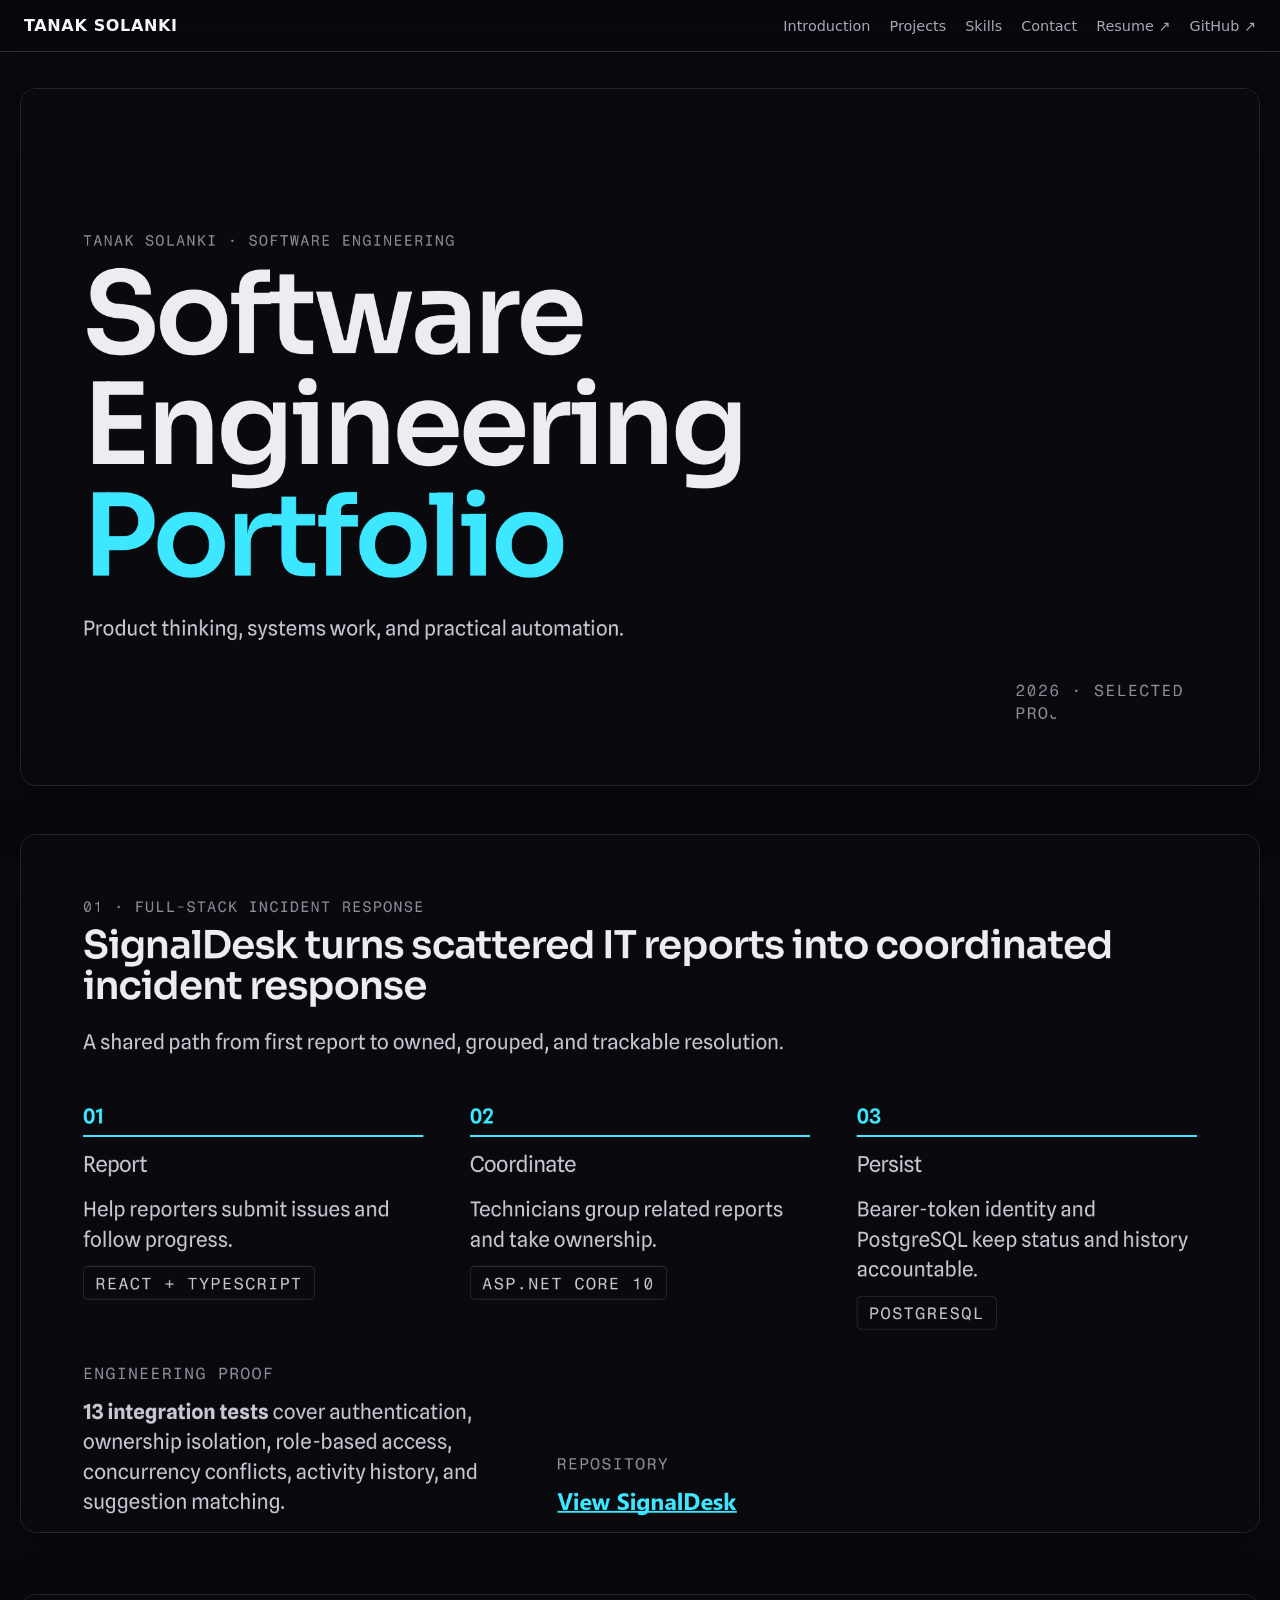
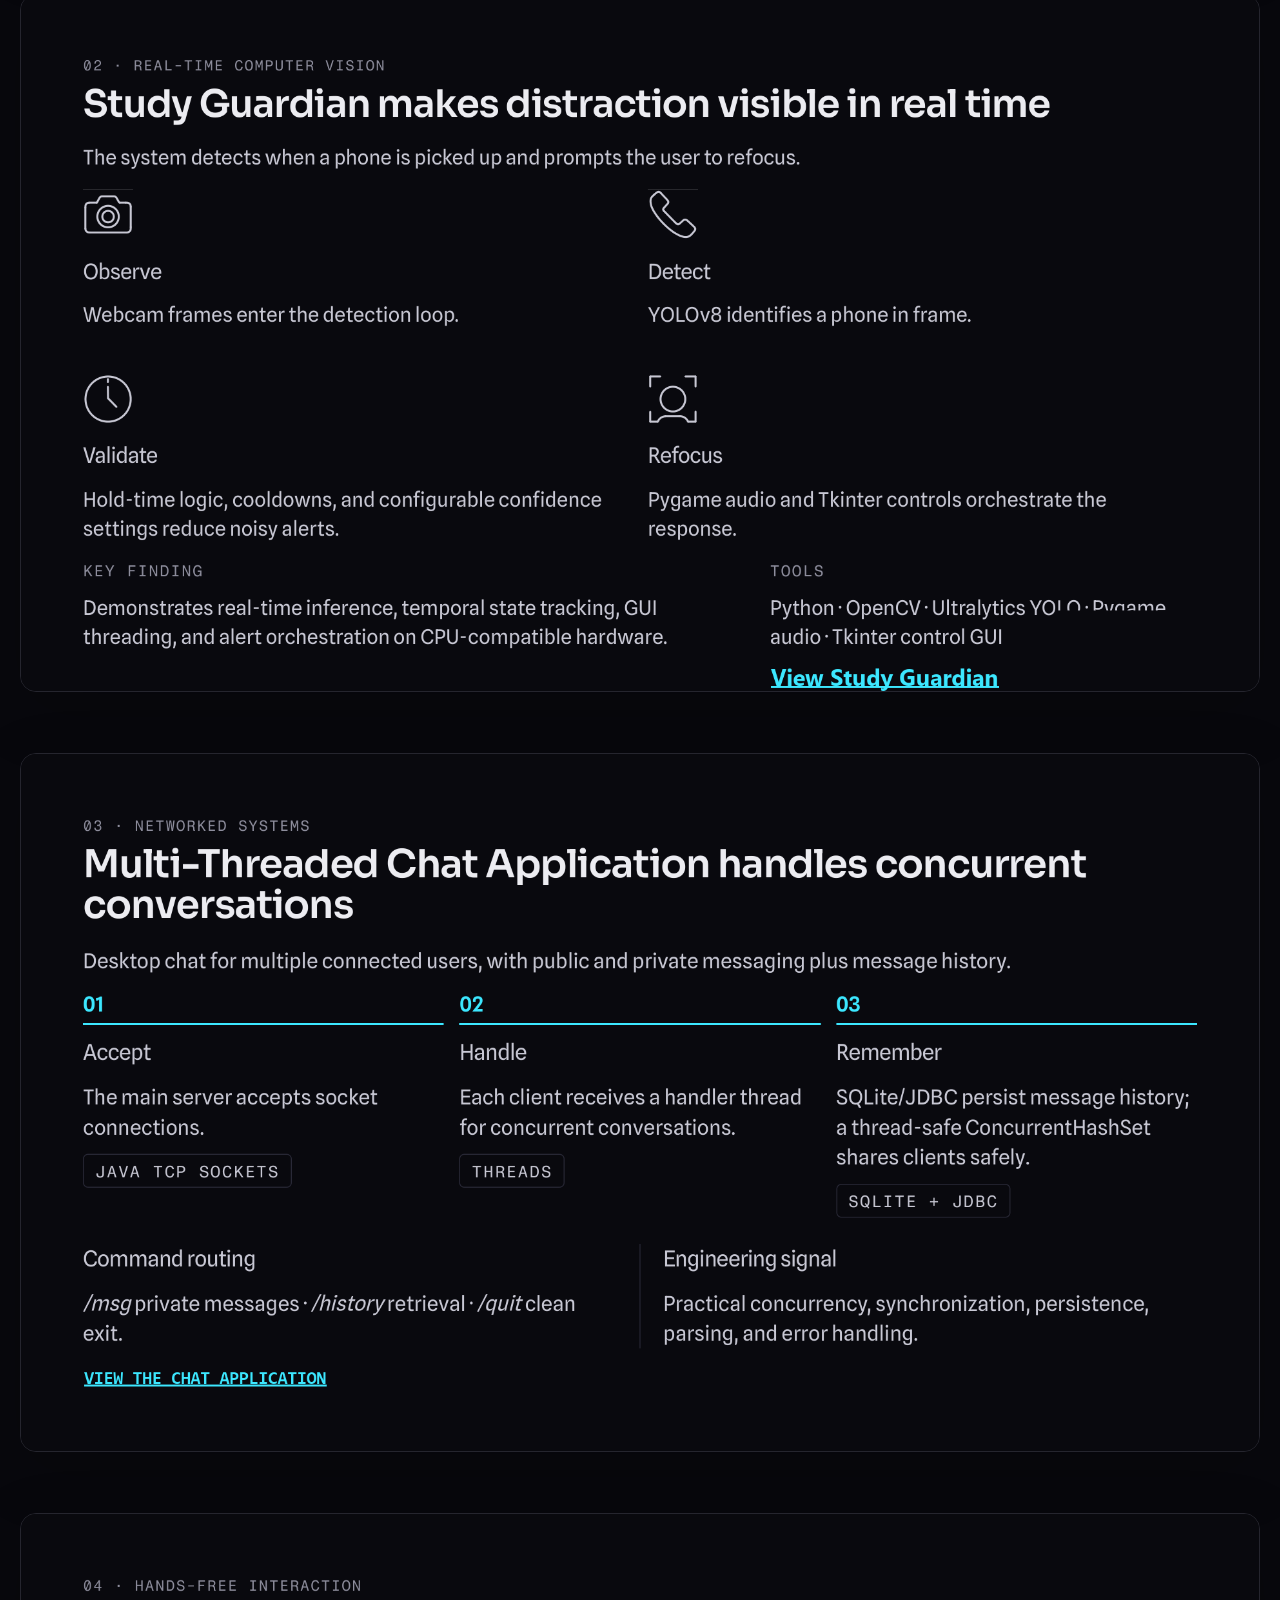
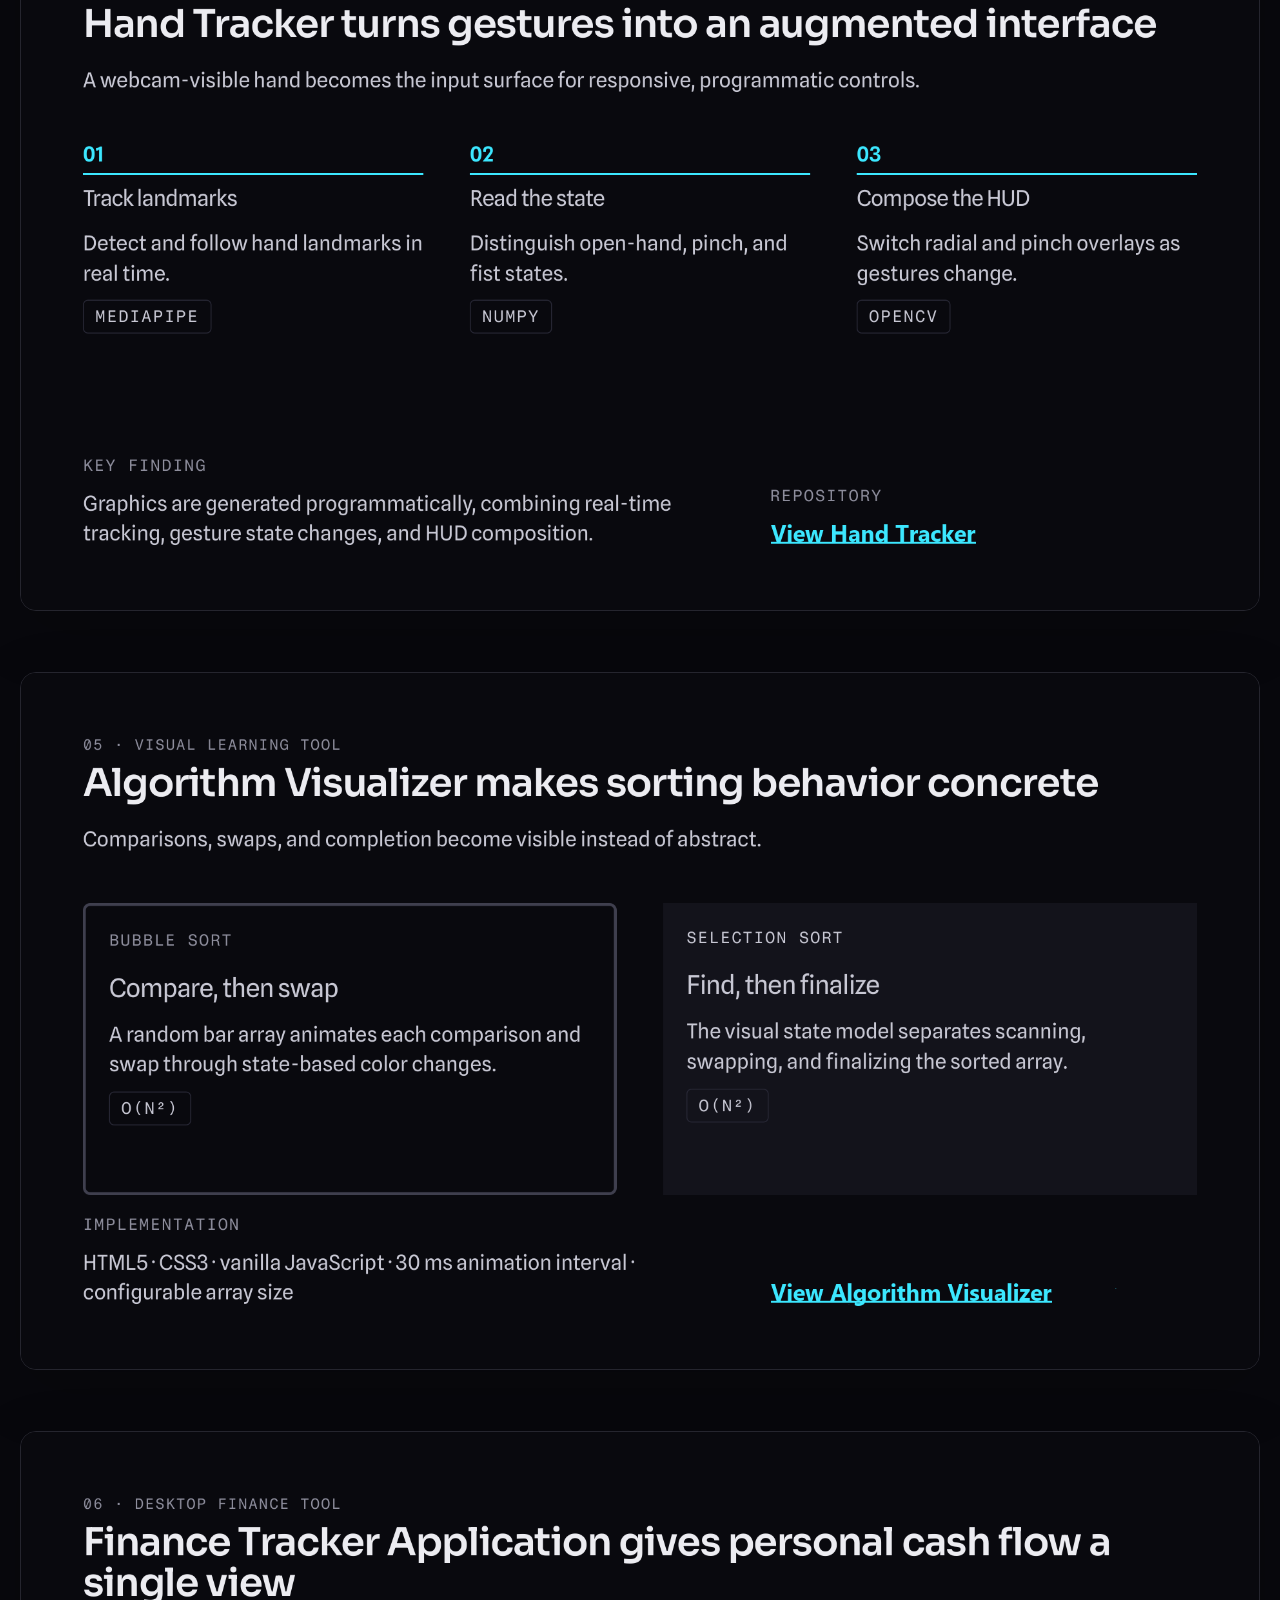
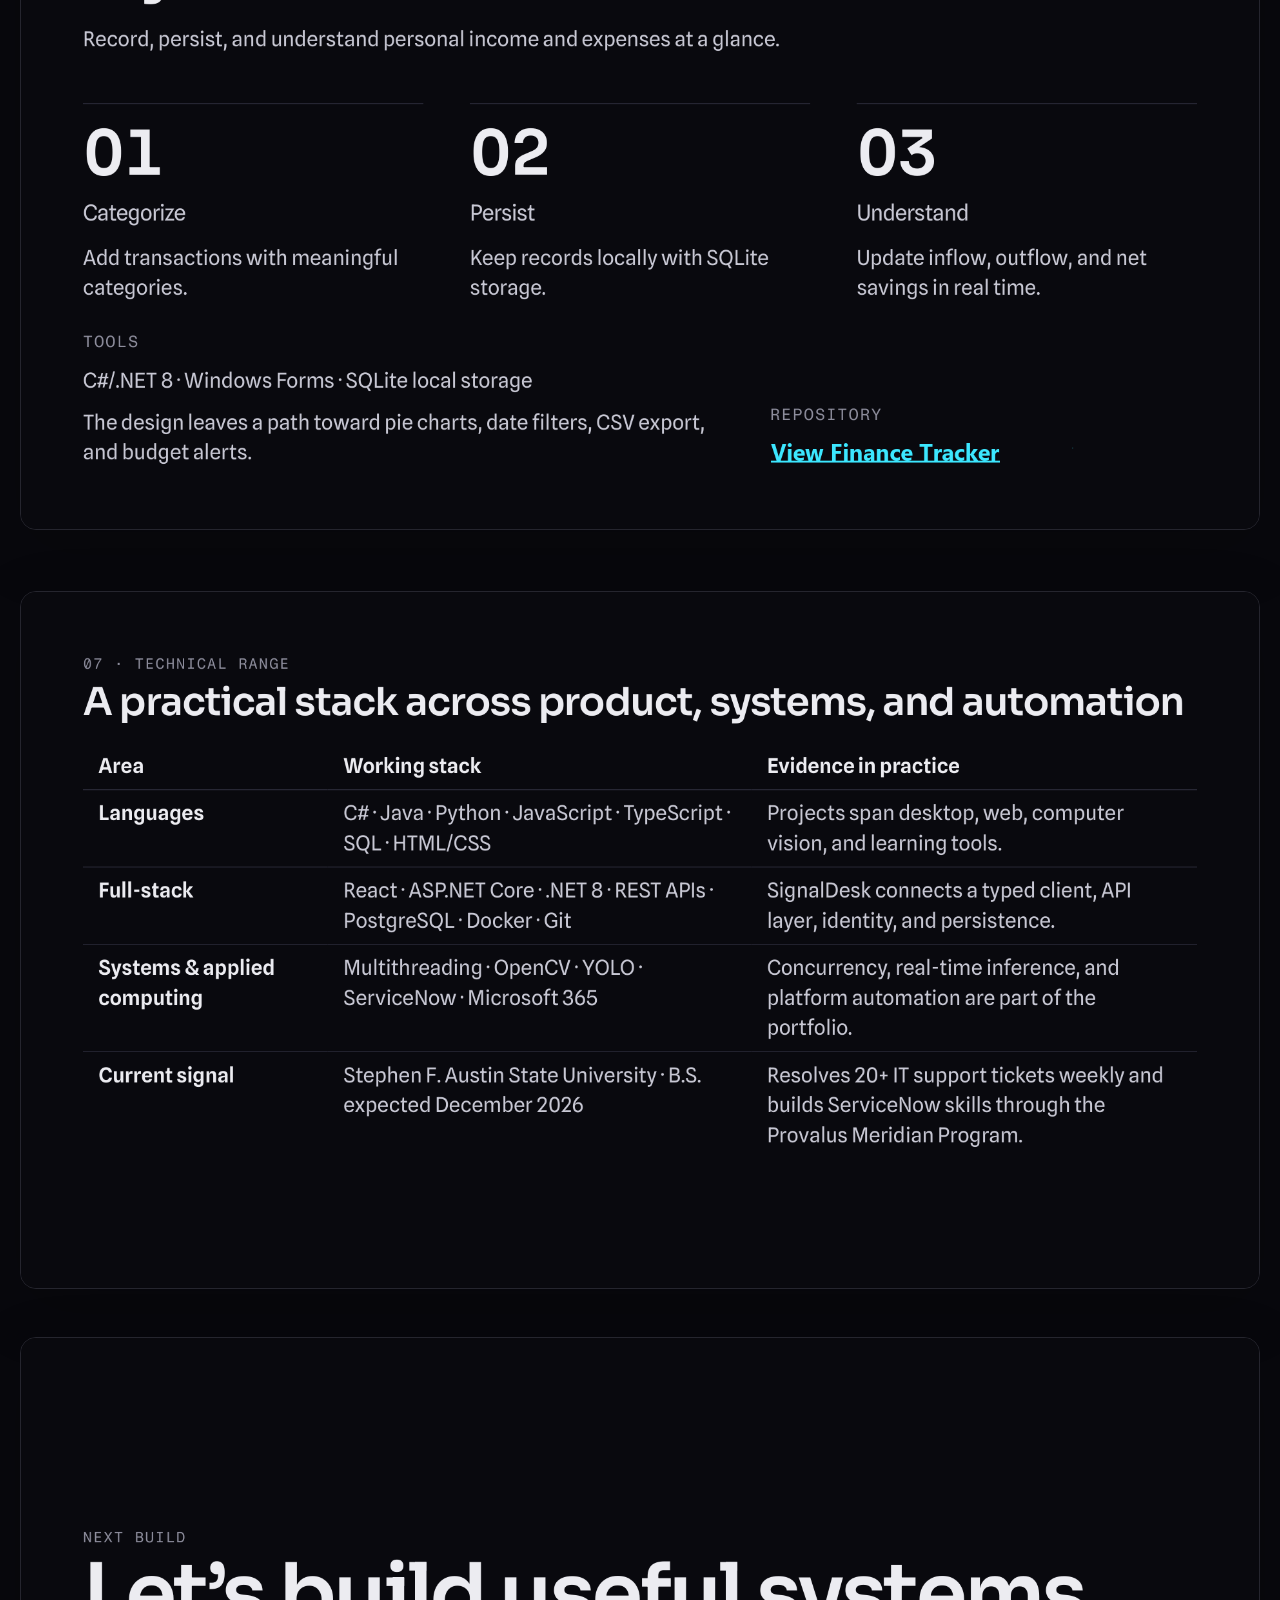
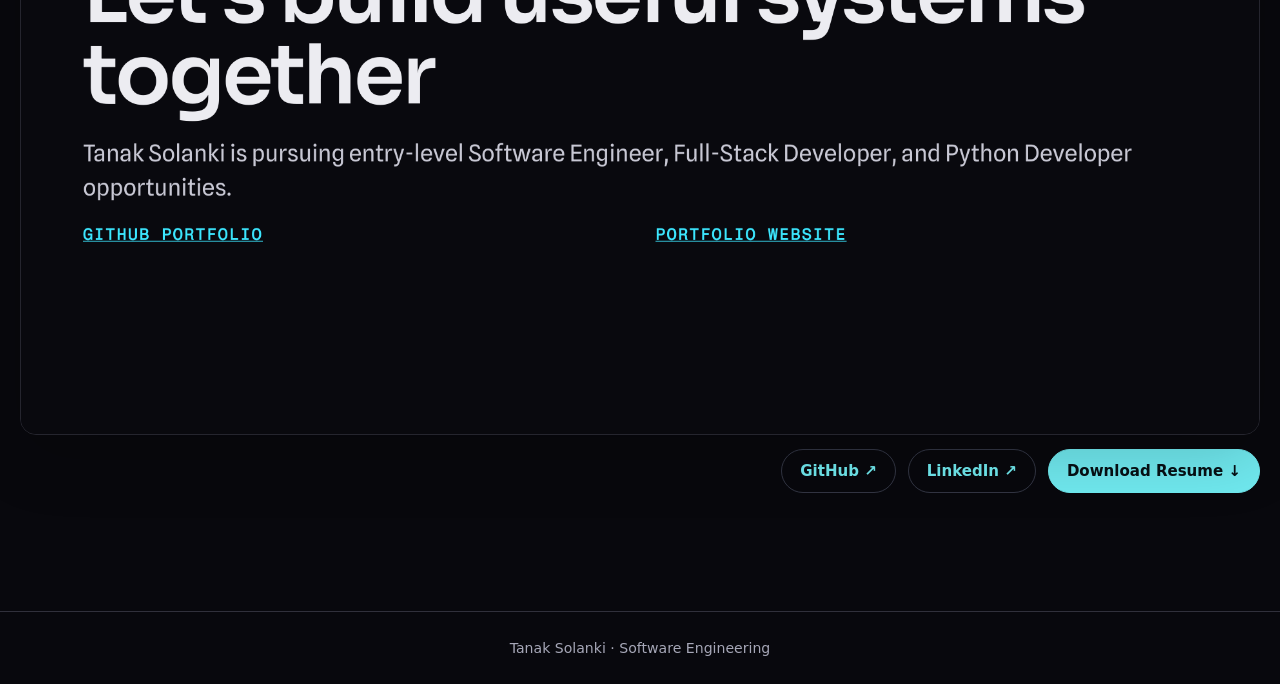
<file: index.html>
<!doctype html>
<html lang="en">
<head>
<meta charset="utf-8"><meta name="viewport" content="width=device-width,initial-scale=1">
<meta name="theme-color" content="#08080d">
<meta name="description" content="Tanak Solanki's Software Engineering Portfolio — selected projects in full-stack development, computer vision, networking, and automation.">
<title>Tanak Solanki — Software Engineering Portfolio</title>
<style>
:root{color-scheme:dark;--bg:#08080d;--surface:#12121b;--ink:#f5f5fa;--muted:#a6a7b7;--line:#30303b;--accent:#70e9ef}
*{box-sizing:border-box}html{scroll-behavior:smooth;scroll-padding-top:82px}body{margin:0;background:var(--bg);color:var(--ink);font-family:Inter,ui-sans-serif,system-ui,-apple-system,BlinkMacSystemFont,"Segoe UI",sans-serif}a{color:var(--accent)}a:focus-visible{outline:3px solid var(--accent);outline-offset:4px}header{position:sticky;top:0;z-index:10;background:rgba(8,8,13,.92);backdrop-filter:blur(16px);border-bottom:1px solid var(--line)}.nav{max-width:1280px;padding:16px 24px;margin:auto;display:flex;gap:22px;align-items:center;justify-content:space-between}.brand{font-weight:760;letter-spacing:.04em;color:var(--ink);text-decoration:none;white-space:nowrap}.navlinks{display:flex;align-items:center;gap:19px;flex-wrap:wrap}.navlinks a{text-decoration:none;color:var(--muted);font-size:.9rem}.navlinks a:hover,.navlinks a:focus{color:var(--accent)}main{width:min(1280px,100%);margin:auto;padding:36px 20px 70px}.slide{margin:0 0 48px;scroll-margin-top:94px}.frame{background:#08080d;border:1px solid #25252e;border-radius:16px;overflow:hidden;box-shadow:0 20px 65px rgba(0,0,0,.18)}.frame img{display:block;width:100%;height:auto;aspect-ratio:16/9;object-fit:contain}.actions{display:flex;align-items:center;justify-content:flex-end;gap:12px;padding:13px 4px 0}.actions a{display:inline-flex;align-items:center;gap:8px;border:1px solid #323543;border-radius:999px;padding:10px 16px;text-decoration:none;font-size:.9rem;font-weight:650;transition:background .2s,border-color .2s}.actions a:hover{background:#17292c;border-color:var(--accent)}.actions .secondary{color:var(--ink)}.skip{position:absolute;left:-9999px;top:6px}.skip:focus{left:10px;background:#fff;color:#111;padding:8px;z-index:20}.frame{position:relative}.frame .image-link{position:absolute;inset:0;z-index:1;display:block;border-radius:16px}.frame .image-link:focus-visible{outline:3px solid var(--accent);outline-offset:-4px}.contact-links{display:flex;flex-wrap:wrap;gap:12px;justify-content:flex-end;margin-top:14px}.contact-links a{display:inline-flex;align-items:center;border:1px solid #323543;border-radius:999px;padding:12px 18px;text-decoration:none;font-size:.94rem;font-weight:650}.contact-links a:hover{background:#17292c;border-color:var(--accent)}.resume-highlight{background:#70e9ef!important;color:#071015!important;border-color:#70e9ef!important}.contact-slide-links{position:absolute;inset:0;pointer-events:none}.contact-slide-links a{position:absolute;pointer-events:auto;display:block;top:68%;height:13%;width:40%;z-index:2}.contact-slide-links a.github{left:2%}.contact-slide-links a.website{left:50%}footer{border-top:1px solid var(--line);padding:28px 24px;text-align:center;color:var(--muted);font-size:.88rem}footer a{margin-left:12px} @media(max-width:670px){.nav{align-items:flex-start;flex-direction:column;gap:11px;padding:14px 16px}.navlinks{gap:13px}.navlinks a{font-size:.78rem}main{padding:18px 8px 50px}.slide{margin-bottom:34px}.frame{border-radius:8px}.actions{padding-right:7px}.actions a{font-size:.82rem;padding:9px 13px}html{scroll-padding-top:126px}}
@media(prefers-reduced-motion:reduce){html{scroll-behavior:auto}.actions a{transition:none}}
</style>
</head>
<body>
<a class="skip" href="#introduction">Skip to portfolio</a>
<header><nav class="nav" aria-label="Primary"><a class="brand" href="#introduction">TANAK SOLANKI</a><div class="navlinks"><a href="#introduction">Introduction</a><a href="#signaldesk">Projects</a><a href="#skills">Skills</a><a href="#contact">Contact</a><a href="Tanak%20Solanki_Resume.pdf" target="_blank" rel="noopener noreferrer">Resume ↗</a><a href="https://github.com/tanak-pixel" target="_blank" rel="noopener noreferrer">GitHub ↗</a></div></nav></header>
<main>
<section id="introduction" class="slide" aria-label="Introduction"><div class="frame"><img src="assets/slide-01.png" alt="Software Engineering Portfolio. Product thinking, systems work, and practical automation." width="1920" height="1080" fetchpriority="high"></div></section>
<section id="signaldesk" class="slide" aria-label="SignalDesk"><div class="frame"><img src="assets/slide-02.png" alt="SignalDesk turns scattered IT reports into coordinated incident response. Report, coordinate and persist using React, TypeScript, ASP.NET Core 10 and PostgreSQL. Thirteen integration tests cover authentication, isolation, access, concurrency, history and suggestion matching." width="1920" height="1080" loading="lazy"><a class="image-link" href="https://github.com/tanak-pixel/signaldesk" target="_blank" rel="noopener noreferrer" aria-label="Open signaldesk project repository"></a></div><div class="actions"></div></section>
<section id="study-guardian" class="slide" aria-label="Study Guardian"><div class="frame"><img src="assets/slide-03.png" alt="Study Guardian makes distraction visible in real time. Python, OpenCV, Ultralytics YOLO, Pygame and Tkinter. Webcam observation, phone detection, hold-time validation and audio feedback." width="1920" height="1080" loading="lazy"><a class="image-link" href="https://github.com/tanak-pixel/study-guardian" target="_blank" rel="noopener noreferrer" aria-label="Open study guardian project repository"></a></div><div class="actions"></div></section>
<section id="chat" class="slide" aria-label="Multi-Threaded Chat Application"><div class="frame"><img src="assets/slide-04.png" alt="Multi-Threaded Chat Application handles concurrent conversations. Java TCP sockets, handler threads, SQLite and JDBC for message history, public and private messaging." width="1920" height="1080" loading="lazy"><a class="image-link" href="https://github.com/tanak-pixel/Multi-Threaded-Chat-App" target="_blank" rel="noopener noreferrer" aria-label="Open chat project repository"></a></div><div class="actions"></div></section>
<section id="hand-tracker" class="slide" aria-label="Hand Tracker"><div class="frame"><img src="assets/slide-05.png" alt="Hand Tracker turns gestures into an augmented interface. MediaPipe landmarks, NumPy gesture-state recognition and OpenCV-generated heads-up displays." width="1920" height="1080" loading="lazy"><a class="image-link" href="https://github.com/tanak-pixel/Hand-Tracker" target="_blank" rel="noopener noreferrer" aria-label="Open hand tracker project repository"></a></div><div class="actions"></div></section>
<section id="algorithm" class="slide" aria-label="Algorithm Visualizer"><div class="frame"><img src="assets/slide-06.png" alt="Algorithm Visualizer makes sorting behavior concrete with bubble sort and selection sort animations. HTML5, CSS3, vanilla JavaScript and configurable array size." width="1920" height="1080" loading="lazy"><a class="image-link" href="https://github.com/tanak-pixel/Algorithm-Visualizer" target="_blank" rel="noopener noreferrer" aria-label="Open algorithm project repository"></a></div><div class="actions"></div></section>
<section id="finance" class="slide" aria-label="Finance Tracker Application"><div class="frame"><img src="assets/slide-07.png" alt="Finance Tracker Application gives personal cash flow a single view. Add categorized transactions, persist with SQLite and update totals in real time. Built with C#/.NET 8 and Windows Forms." width="1920" height="1080" loading="lazy"><a class="image-link" href="https://github.com/tanak-pixel/Finance-Tracker-App" target="_blank" rel="noopener noreferrer" aria-label="Open finance project repository"></a></div><div class="actions"></div></section>
<section id="skills" class="slide" aria-label="Technical skills"><div class="frame"><img src="assets/slide-08.png" alt="Technical range: C#, Java, Python, JavaScript, TypeScript, SQL, HTML/CSS, React, ASP.NET Core, .NET 8, REST APIs, PostgreSQL, Docker, Git, multithreading, OpenCV, YOLO, ServiceNow and Microsoft 365. B.S. December 2026." width="1920" height="1080" loading="lazy"></div></section>
<section id="contact" class="slide" aria-label="Contact">
    <div class="frame"><img src="assets/slide-09.png" alt="Let's build useful systems together. Tanak Solanki is pursuing entry-level Software Engineer, Full-Stack Developer, and Python Developer opportunities." width="1920" height="1080" loading="lazy"></div>
    <div class="contact-links">
        <a href="https://github.com/tanak-pixel" target="_blank" rel="noopener noreferrer">GitHub ↗</a>
        <a href="https://www.linkedin.com/in/tanak-solanki" target="_blank" rel="noopener noreferrer">LinkedIn ↗</a>
        <a class="resume-highlight" href="Tanak%20Solanki_Resume.pdf" download>Download Resume ↓</a>
    </div>
</section>
</main>
<footer>Tanak Solanki · Software Engineering</footer>
</body>
</html>
</file>
